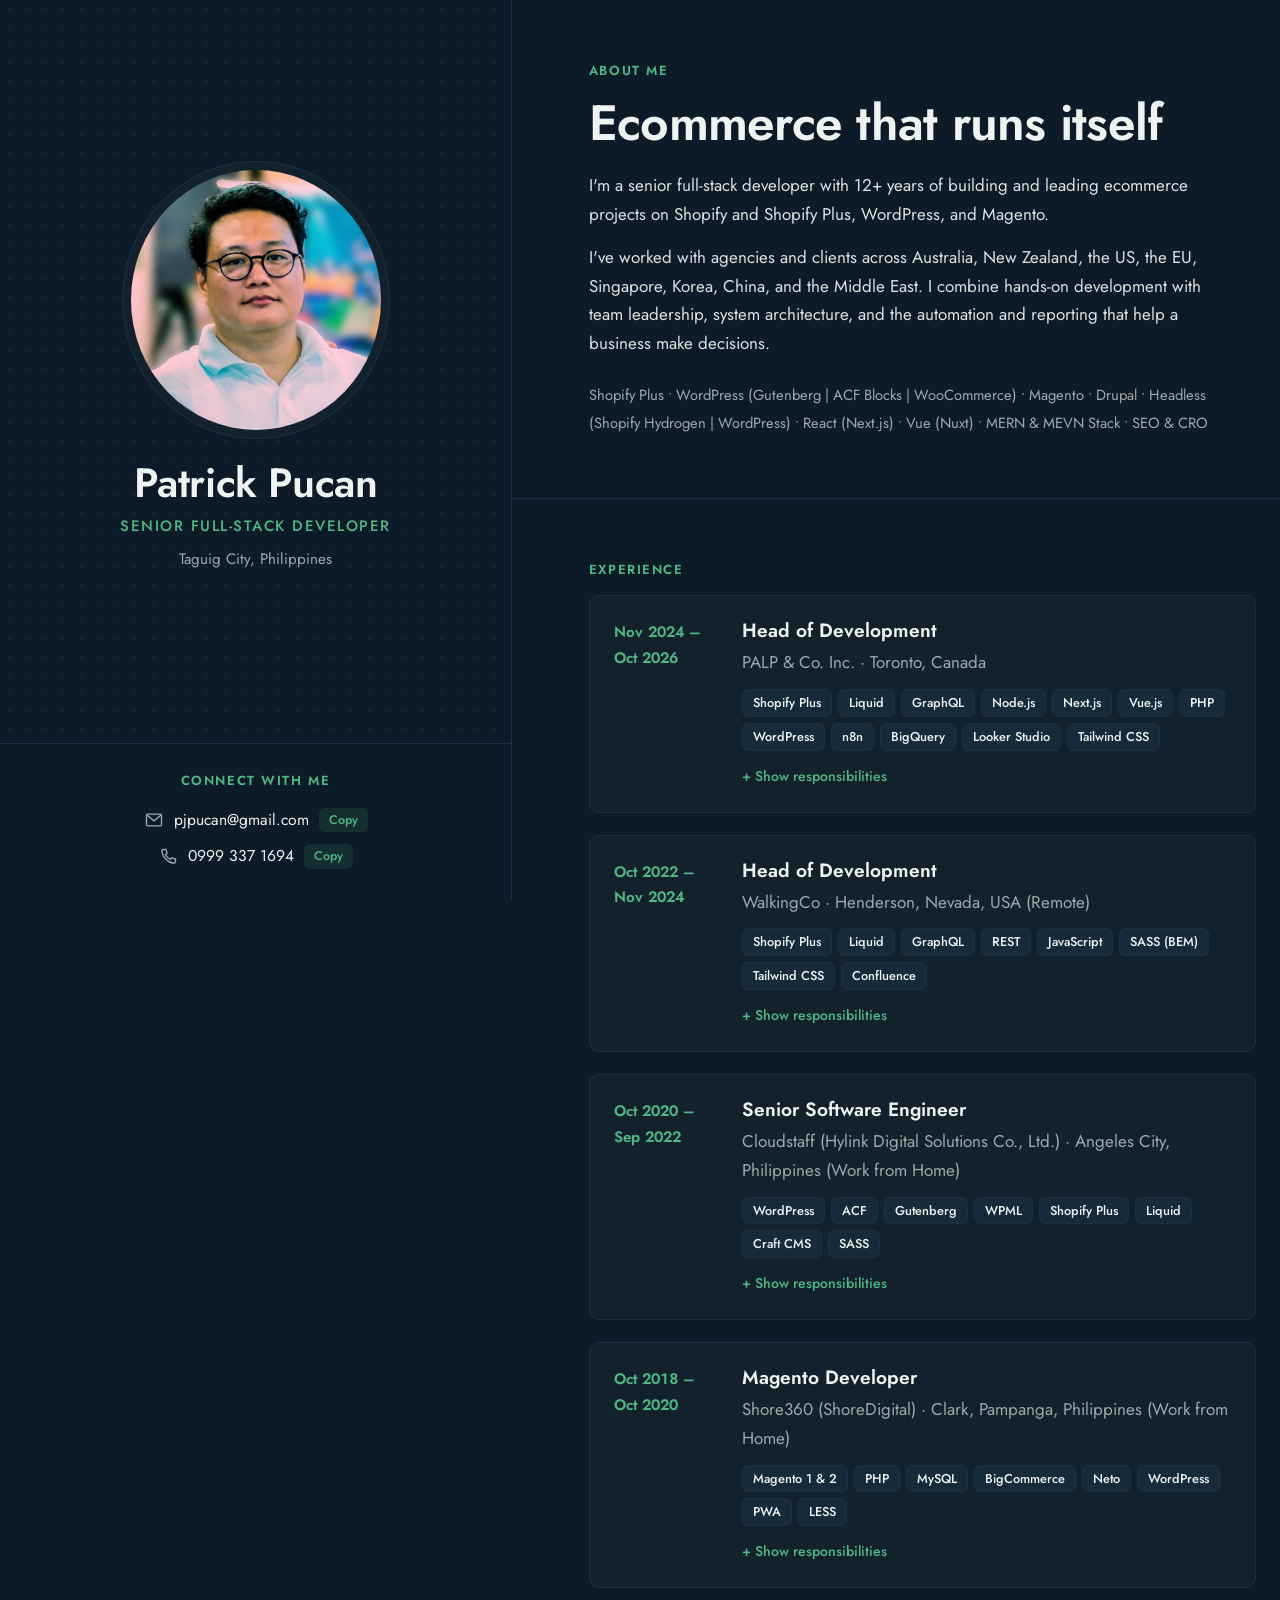
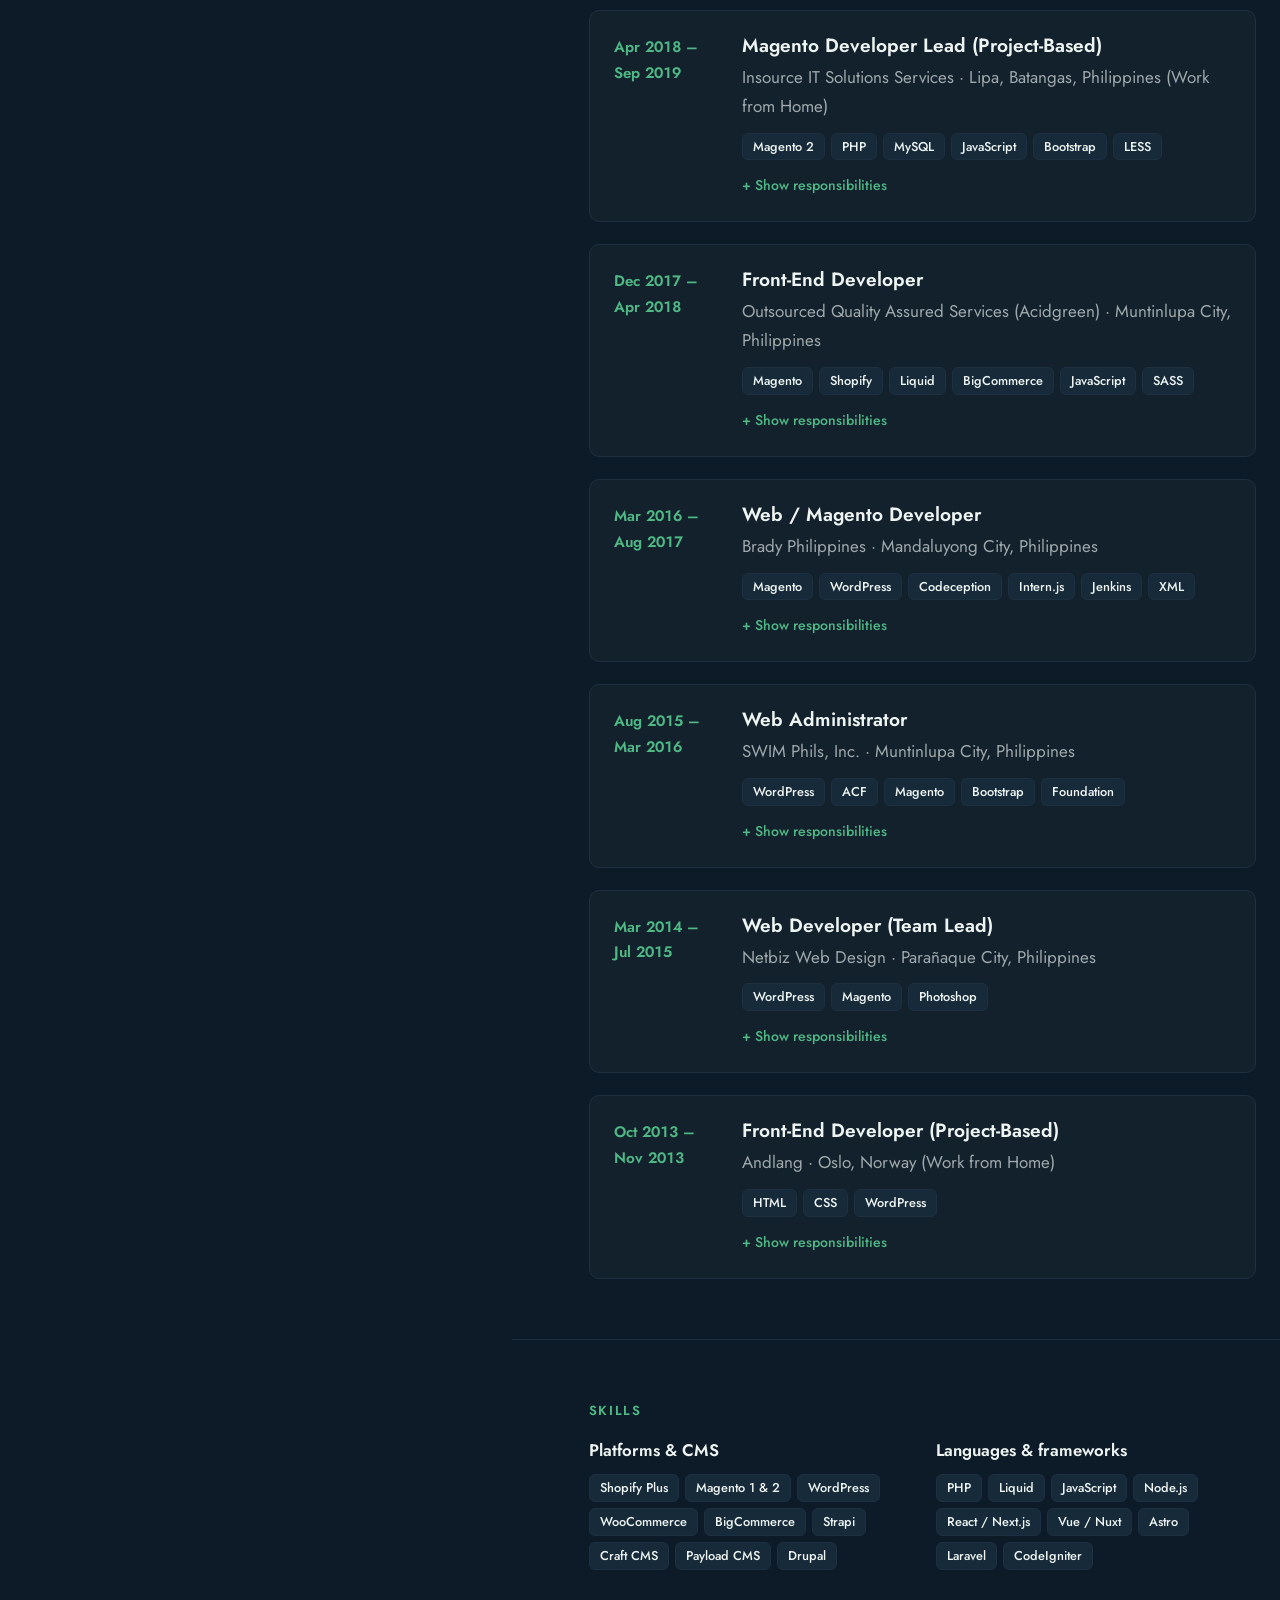
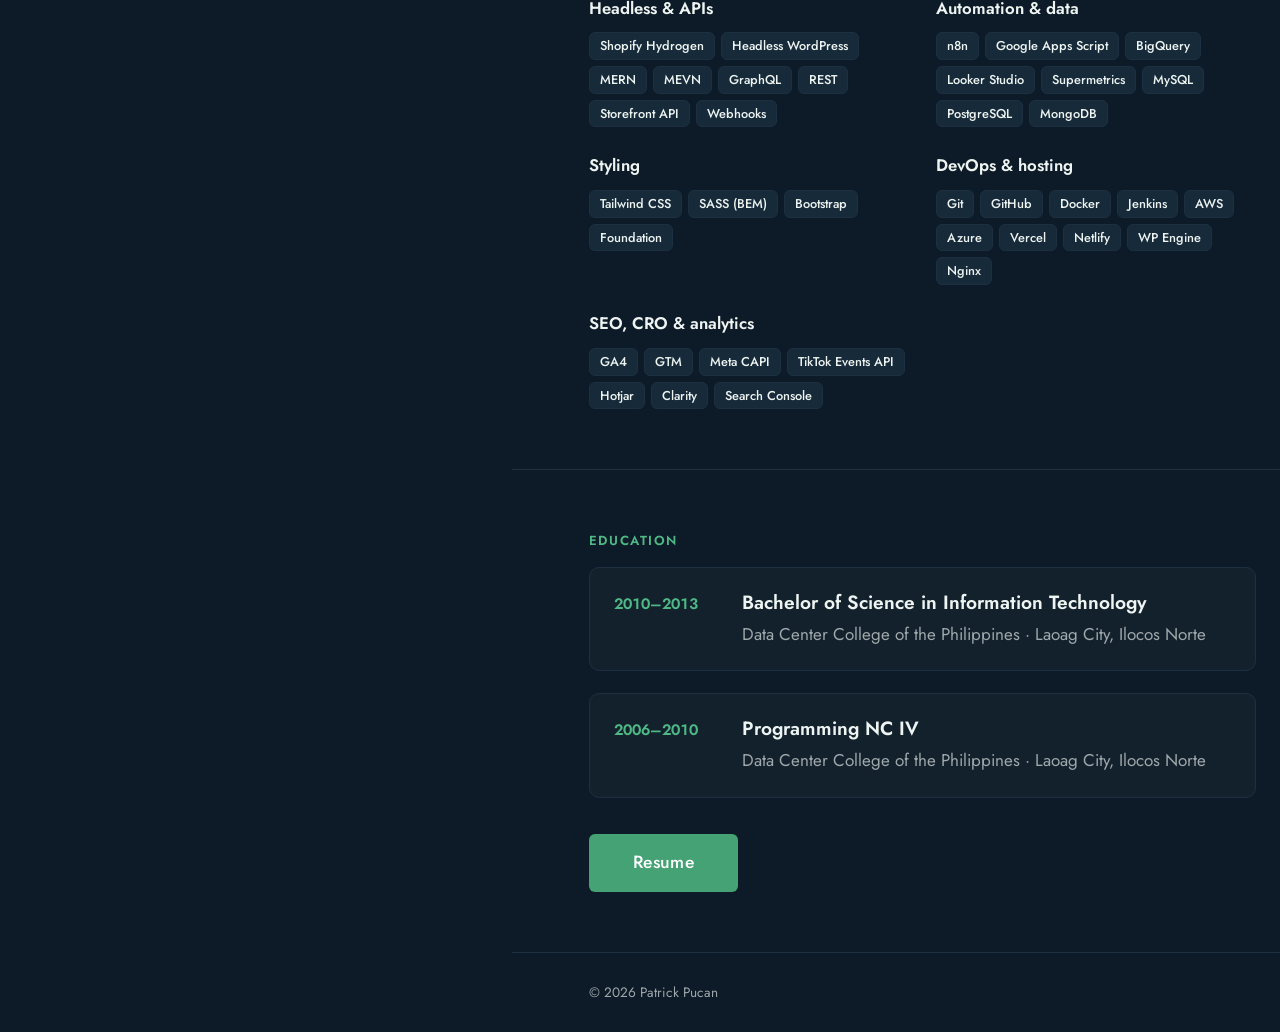
<file: index.html>
<!DOCTYPE html>
<html lang="en">
<head>
  <meta charset="utf-8">
  <meta name="viewport" content="width=device-width, initial-scale=1, viewport-fit=cover">
  <title>Patrick Pucan</title>
  <meta name="description" content="Patrick Pucan, senior full-stack developer and Shopify Plus specialist based in Taguig City, Philippines.">
  <meta name="theme-color" content="#0d1a27">
  <meta property="og:type" content="website">
  <meta property="og:title" content="Patrick Pucan · Senior Full-Stack Developer">
  <meta property="og:description" content="Senior full-stack developer and Shopify Plus specialist with 12+ years in Shopify, WordPress, and Magento.">
  <meta name="twitter:card" content="summary">
  <link rel="icon" href="favicon.svg" type="image/svg+xml">
  <link rel="preconnect" href="https://fonts.googleapis.com">
  <link rel="preconnect" href="https://fonts.gstatic.com" crossorigin>
  <link rel="stylesheet" href="https://fonts.googleapis.com/css2?family=Jost:wght@400;500;600;700&display=swap">
  <link rel="stylesheet" href="style.css">
</head>
<body>
<div class="page">

  <!-- Identity -->
  <aside class="profile">
    <div class="profile-main">
      <img class="avatar" src="profile.jpg" alt="Portrait of Patrick Pucan" width="260" height="260">
      <h1 class="name">Patrick Pucan</h1>
      <p class="role">Senior Full-Stack Developer</p>
      <p class="location">Taguig City, Philippines</p>
    </div>
    <div class="connect">
      <p class="label">Connect with me</p>
      <ul class="contact-list">
        <li class="contact-row">
          <svg viewBox="0 0 24 24" aria-hidden="true"><rect x="3" y="5" width="18" height="14" rx="1.5"/><path d="M3.5 6l8.5 7 8.5-7"/></svg>
          <span class="value">pjpucan@gmail.com</span>
          <button class="copy-btn" type="button" data-copy="pjpucan@gmail.com">Copy</button>
        </li>
        <li class="contact-row">
          <svg viewBox="0 0 24 24" aria-hidden="true"><path d="M6.5 3h3l1.5 4.5-2 1.5a12 12 0 0 0 6 6l1.5-2 4.5 1.5v3a2 2 0 0 1-2 2A17 17 0 0 1 4.5 5a2 2 0 0 1 2-2z"/></svg>
          <span class="value">0999 337 1694</span>
          <button class="copy-btn" type="button" data-copy="09993371694">Copy</button>
        </li>
      </ul>
    </div>
  </aside>

  <!-- Record -->
  <main class="content">

    <section class="section" id="about">
      <div class="section-inner">
        <p class="label">About me</p>
        <h2 class="headline">Ecommerce that runs itself</h2>
        <p class="lead">I'm a senior full-stack developer with 12+ years of building and leading ecommerce projects on Shopify and Shopify Plus, WordPress, and Magento.</p>
        <p class="lead">I've worked with agencies and clients across Australia, New Zealand, the US, the EU, Singapore, Korea, China, and the Middle East. I combine hands-on development with team leadership, system architecture, and the automation and reporting that help a business make decisions.</p>
        <p class="headline-stack">Shopify Plus • WordPress (Gutenberg | ACF Blocks | WooCommerce) • Magento • Drupal • Headless (Shopify Hydrogen | WordPress) • React (Next.js) • Vue (Nuxt) • MERN &amp; MEVN Stack • SEO &amp; CRO</p>
      </div>
    </section>

    <section class="section" id="experience">
      <div class="section-inner">
        <p class="label">Experience</p>
        <ol class="timeline">

          <li class="entry">
            <span class="year">Nov 2024 –<br>Oct 2026</span>
            <div class="entry-body">
              <h3 class="entry-title">Head of Development</h3>
              <p class="entry-org">PALP & Co. Inc. · Toronto, Canada</p>
              <ul class="tags"><li>Shopify Plus</li><li>Liquid</li><li>GraphQL</li><li>Node.js</li><li>Next.js</li><li>Vue.js</li><li>PHP</li><li>WordPress</li><li>n8n</li><li>BigQuery</li><li>Looker Studio</li><li>Tailwind CSS</li></ul>
              <button class="toggle" type="button" aria-expanded="false" aria-controls="d-bfj-digital">Show responsibilities</button>
              <div class="details" id="d-bfj-digital" hidden>
                <h4>Leadership &amp; Project Management</h4>
                <ul>
                  <li>Planned and estimated projects, ran sprint planning, and managed code repositories in Git and GitHub.</li>
                  <li>Led the development team, mentored junior developers, and owned system architecture and deployment.</li>
                  <li>Engaged stakeholders, wrote documentation, and collaborated with design, marketing, and creative teams.</li>
                </ul>
                <h4>Automation &amp; Data Systems</h4>
                <ul>
                  <li>Built the “Automation Brain”, a central data store that powers P&amp;L reporting, dashboards, and alerts.</li>
                  <li>Developed custom Shopify apps using the Admin GraphQL API, bulk operations, webhooks, and ShopifyQL.</li>
                  <li>Synced products, inventory, orders, customers, and discounts, and automated customer segmentation and tagging.</li>
                  <li>Integrated Picqer WMS, TikTok Shop, Meta and TikTok Ads, shipment tracking, and Slack through their APIs.</li>
                  <li>Automated workflows with n8n, Google Apps Script, and Shopify Flow.</li>
                  <li>Set up a BigQuery data warehouse and Looker Studio dashboards for automated daily P&amp;L, KPI reporting, and supply chain and stock alerts.</li>
                </ul>
                <h4>Shopify Development</h4>
                <ul>
                  <li>Migrated Magento and WooCommerce stores to Shopify.</li>
                  <li>Built custom themes and sections from Figma designs using Liquid, schema, metafields, metaobjects, AJAX, and Shopify CLI.</li>
                  <li>Worked with the Storefront, Admin, REST, and GraphQL APIs, headless builds, Checkout Extensibility, and pixel and customer events.</li>
                  <li>Set up stores from scratch, including settings, shipping, and payment gateways, and managed products, collections, and content with Matrixify.</li>
                  <li>Integrated third-party apps such as Klaviyo, Recharge, BOGO, bundles, Gorgias, Loop, Shopify Flow, and payment providers.</li>
                  <li>Front-end stack: HTML5, CSS3, JavaScript (ES6+, Vue.js, Next.js), Liquid, SASS (BEM), Bootstrap, and Tailwind CSS.</li>
                </ul>
                <h4>WordPress Development</h4>
                <ul>
                  <li>Built custom themes with ACF blocks, Gutenberg blocks, block themes, and patterns, and converted Figma designs to WordPress.</li>
                  <li>Developed WooCommerce stores and custom plugins using the REST API, GraphQL, custom post types, and taxonomies.</li>
                  <li>Set up, managed, and supported sites on WP Engine and Local by Flywheel using PHP, JavaScript, SASS, Bootstrap, and Tailwind CSS.</li>
                </ul>
                <h4>Performance, SEO &amp; Analytics</h4>
                <ul>
                  <li>Improved site speed through lazy loading, code splitting, theme audits, and database query optimization.</li>
                  <li>Ran website audits covering code, page speed, load, and plugins, and applied SEO best practices and WCAG accessibility standards.</li>
                  <li>Analyzed user behavior with Hotjar, Clarity, GA, and GTM to optimize UX and track performance.</li>
                  <li>Set up tracking with GA4, GTM, Meta CAPI, TikTok Events API, and UTMs, and supported TikTok Shop, Google Ads, Meta Ads, and Supermetrics.</li>
                  <li>Built channel dashboards (ROAS, MER, nCPA, AOV) and maintained data quality and attribution for CRO.</li>
                </ul>
                <h4>Development Tools</h4>
                <ul>
                  <li>Built internal tools for Figma-to-Shopify and Figma-to-WordPress builds, including a reusable block library, block importer, and JSON data population.</li>
                </ul>
              </div>
            </div>
          </li>
          <li class="entry">
            <span class="year">Oct 2022 –<br>Nov 2024</span>
            <div class="entry-body">
              <h3 class="entry-title">Head of Development</h3>
              <p class="entry-org">WalkingCo · Henderson, Nevada, USA (Remote)</p>
              <ul class="tags"><li>Shopify Plus</li><li>Liquid</li><li>GraphQL</li><li>REST</li><li>JavaScript</li><li>SASS (BEM)</li><li>Tailwind CSS</li><li>Confluence</li></ul>
              <button class="toggle" type="button" aria-expanded="false" aria-controls="d-walkingco">Show responsibilities</button>
              <div class="details" id="d-walkingco" hidden>
                <h4>Project &amp; Team Leadership</h4>
                <ul>
                  <li>Managed projects, the code repository, inventory, and the development team.</li>
                  <li>Owned system architecture, development, and deployment, and engaged stakeholders.</li>
                  <li>Wrote documentation and reports in Confluence, and mentored a junior developer.</li>
                  <li>Took part in planning, design, strategy, campaigns, and promotions.</li>
                </ul>
                <h4>Shopify Development</h4>
                <ul>
                  <li>Converted Figma and Adobe XD designs into working Shopify stores, and created and customized themes.</li>
                  <li>Set up, managed, and supported Shopify stores using Shopify CLI, metafields, metaobjects, AJAX, REST, and GraphQL.</li>
                  <li>Wrote Liquid with schema, objects, tags, and filters, and styled with SASS (BEM), Tailwind CSS, and Bootstrap.</li>
                  <li>Integrated third-party apps and APIs, including Klaviyo, Recharge, Search &amp; Discovery, Gorgias, Loop, Shopify Flow, Shopify Scripts, BOGO, and Matrixify.</li>
                  <li>Implemented Checkout Liquid, one-page checkout, Checkout Extensibility, and pixel and customer events.</li>
                </ul>
                <h4>SEO, CRO &amp; Performance</h4>
                <ul>
                  <li>Optimized code, page speed, and load times.</li>
                  <li>Ran website audits and on-page SEO using Google Analytics and GTM.</li>
                  <li>Analyzed data with Hotjar, Clarity, and GA to improve UX and content.</li>
                </ul>
              </div>
            </div>
          </li>
          <li class="entry">
            <span class="year">Oct 2020 –<br>Sep 2022</span>
            <div class="entry-body">
              <h3 class="entry-title">Senior Software Engineer</h3>
              <p class="entry-org">Cloudstaff (Hylink Digital Solutions Co., Ltd.) · Angeles City, Philippines (Work from Home)</p>
              <ul class="tags"><li>WordPress</li><li>ACF</li><li>Gutenberg</li><li>WPML</li><li>Shopify Plus</li><li>Liquid</li><li>Craft CMS</li><li>SASS</li></ul>
              <button class="toggle" type="button" aria-expanded="false" aria-controls="d-cloudstaff">Show responsibilities</button>
              <div class="details" id="d-cloudstaff" hidden>
                <ul>
                  <li>Served as lead developer, engaging stakeholders and delivering code to SEO specifications.</li>
                  <li>Developed front ends with JavaScript and responsive layouts with Bootstrap and SASS (BEM).</li>
                  <li>Built WordPress custom themes and block themes with ACF, the REST API, and Gutenberg.</li>
                  <li>Set up WPML for website translation and localization.</li>
                  <li>Developed Shopify and Shopify Plus stores with Liquid, and built Craft CMS front ends.</li>
                  <li>Handled SEO and CRO using Hotjar, Clarity, GA, GTM, and on-page optimization.</li>
                </ul>
              </div>
            </div>
          </li>
          <li class="entry">
            <span class="year">Oct 2018 –<br>Oct 2020</span>
            <div class="entry-body">
              <h3 class="entry-title">Magento Developer</h3>
              <p class="entry-org">Shore360 (ShoreDigital) · Clark, Pampanga, Philippines (Work from Home)</p>
              <ul class="tags"><li>Magento 1 &amp; 2</li><li>PHP</li><li>MySQL</li><li>BigCommerce</li><li>Neto</li><li>WordPress</li><li>PWA</li><li>LESS</li></ul>
              <button class="toggle" type="button" aria-expanded="false" aria-controls="d-shore">Show responsibilities</button>
              <div class="details" id="d-shore" hidden>
                <ul>
                  <li>Managed projects, engaged stakeholders, and handled database administration.</li>
                  <li>Served as Magento 1 and 2 front-end and lead developer (Community Edition), including Magento extension integrations.</li>
                  <li>Developed Neto, BigCommerce, and WordPress sites (ACF, custom themes, WooCommerce, REST API, Gutenberg).</li>
                  <li>Built JavaScript front ends, progressive web apps (PWA), and responsive layouts with Bootstrap, LESS, and SASS.</li>
                  <li>Coded to SEO specifications and handled SEO and CRO with GA, GTM, and on-page optimization.</li>
                </ul>
              </div>
            </div>
          </li>
          <li class="entry">
            <span class="year">Apr 2018 –<br>Sep 2019</span>
            <div class="entry-body">
              <h3 class="entry-title">Magento Developer Lead (Project-Based)</h3>
              <p class="entry-org">Insource IT Solutions Services · Lipa, Batangas, Philippines (Work from Home)</p>
              <ul class="tags"><li>Magento 2</li><li>PHP</li><li>MySQL</li><li>JavaScript</li><li>Bootstrap</li><li>LESS</li></ul>
              <button class="toggle" type="button" aria-expanded="false" aria-controls="d-insource">Show responsibilities</button>
              <div class="details" id="d-insource" hidden>
                <ul>
                  <li>Managed projects, repositories, and databases, and engaged stakeholders.</li>
                  <li>Owned system architecture and wireframe design.</li>
                  <li>Led Magento 2 development (Community Edition) and JavaScript front-end development.</li>
                  <li>Built responsive layouts with Bootstrap and LESS to SEO specifications.</li>
                  <li>Handled SEO and CRO with GA, GTM, and on-page optimization.</li>
                </ul>
              </div>
            </div>
          </li>
          <li class="entry">
            <span class="year">Dec 2017 –<br>Apr 2018</span>
            <div class="entry-body">
              <h3 class="entry-title">Front-End Developer</h3>
              <p class="entry-org">Outsourced Quality Assured Services (Acidgreen) · Muntinlupa City, Philippines</p>
              <ul class="tags"><li>Magento</li><li>Shopify</li><li>Liquid</li><li>BigCommerce</li><li>JavaScript</li><li>SASS</li></ul>
              <button class="toggle" type="button" aria-expanded="false" aria-controls="d-outsourced">Show responsibilities</button>
              <div class="details" id="d-outsourced" hidden>
                <ul>
                  <li>Developed JavaScript front ends and coded to SEO specifications.</li>
                  <li>Built Magento, BigCommerce, and Shopify (Liquid) themes.</li>
                  <li>Supported back-end development as a junior back-end developer.</li>
                  <li>Built responsive layouts with Bootstrap and SASS, and engaged stakeholders.</li>
                </ul>
              </div>
            </div>
          </li>
          <li class="entry">
            <span class="year">Mar 2016 –<br>Aug 2017</span>
            <div class="entry-body">
              <h3 class="entry-title">Web / Magento Developer</h3>
              <p class="entry-org">Brady Philippines · Mandaluyong City, Philippines</p>
              <ul class="tags"><li>Magento</li><li>WordPress</li><li>Codeception</li><li>Intern.js</li><li>Jenkins</li><li>XML</li></ul>
              <button class="toggle" type="button" aria-expanded="false" aria-controls="d-brady">Show responsibilities</button>
              <div class="details" id="d-brady" hidden>
                <ul>
                  <li>Developed JavaScript front ends and Magento sites to SEO specifications.</li>
                  <li>Built WordPress custom themes with ACF and the REST API, and responsive layouts with Bootstrap.</li>
                  <li>Supported back-end development as a junior back-end developer.</li>
                  <li>Wrote automated QA tests with Codeception and Intern.js, and deployed with Jenkins.</li>
                  <li>Imported product data from XML, and engaged stakeholders.</li>
                </ul>
              </div>
            </div>
          </li>
          <li class="entry">
            <span class="year">Aug 2015 –<br>Mar 2016</span>
            <div class="entry-body">
              <h3 class="entry-title">Web Administrator</h3>
              <p class="entry-org">SWIM Phils, Inc. · Muntinlupa City, Philippines</p>
              <ul class="tags"><li>WordPress</li><li>ACF</li><li>Magento</li><li>Bootstrap</li><li>Foundation</li></ul>
              <button class="toggle" type="button" aria-expanded="false" aria-controls="d-swim">Show responsibilities</button>
              <div class="details" id="d-swim" hidden>
                <ul>
                  <li>Managed projects and databases, owned system architecture, and engaged stakeholders.</li>
                  <li>Designed and created wireframes.</li>
                  <li>Developed WordPress custom themes (ACF, REST API) and Magento sites to SEO specifications.</li>
                  <li>Built responsive layouts with Bootstrap and Foundation.</li>
                  <li>Handled SEO with GA, GTM, and on-page optimization.</li>
                </ul>
              </div>
            </div>
          </li>
          <li class="entry">
            <span class="year">Mar 2014 –<br>Jul 2015</span>
            <div class="entry-body">
              <h3 class="entry-title">Web Developer (Team Lead)</h3>
              <p class="entry-org">Netbiz Web Design · Parañaque City, Philippines</p>
              <ul class="tags"><li>WordPress</li><li>Magento</li><li>Photoshop</li></ul>
              <button class="toggle" type="button" aria-expanded="false" aria-controls="d-netbiz">Show responsibilities</button>
              <div class="details" id="d-netbiz" hidden>
                <ul>
                  <li>Led the team, managed projects, and engaged stakeholders.</li>
                  <li>Developed WordPress custom themes (REST API) and Magento (Community Edition) sites to SEO specifications.</li>
                  <li>Finalized designs in Adobe Photoshop and built responsive websites.</li>
                  <li>Handled SEO with GA and on-page optimization.</li>
                </ul>
              </div>
            </div>
          </li>
          <li class="entry">
            <span class="year">Oct 2013 –<br>Nov 2013</span>
            <div class="entry-body">
              <h3 class="entry-title">Front-End Developer (Project-Based)</h3>
              <p class="entry-org">Andlang · Oslo, Norway (Work from Home)</p>
              <ul class="tags"><li>HTML</li><li>CSS</li><li>WordPress</li></ul>
              <button class="toggle" type="button" aria-expanded="false" aria-controls="d-andlang">Show responsibilities</button>
              <div class="details" id="d-andlang" hidden>
                <ul>
                  <li>Converted PSD mockups into responsive HTML.</li>
                  <li>Developed a custom WordPress theme.</li>
                  <li>Engaged with the client on requirements and revisions.</li>
                </ul>
              </div>
            </div>
          </li>

        </ol>
      </div>
    </section>

    <section class="section" id="skills">
      <div class="section-inner">
        <p class="label">Skills</p>
        <div class="skills">
          <div class="skill-group"><h3>Platforms &amp; CMS</h3><ul class="tags"><li>Shopify Plus</li><li>Magento 1 &amp; 2</li><li>WordPress</li><li>WooCommerce</li><li>BigCommerce</li><li>Strapi</li><li>Craft CMS</li><li>Payload CMS</li><li>Drupal</li></ul></div>
          <div class="skill-group"><h3>Languages &amp; frameworks</h3><ul class="tags"><li>PHP</li><li>Liquid</li><li>JavaScript</li><li>Node.js</li><li>React / Next.js</li><li>Vue / Nuxt</li><li>Astro</li><li>Laravel</li><li>CodeIgniter</li></ul></div>
          <div class="skill-group"><h3>Headless &amp; APIs</h3><ul class="tags"><li>Shopify Hydrogen</li><li>Headless WordPress</li><li>MERN</li><li>MEVN</li><li>GraphQL</li><li>REST</li><li>Storefront API</li><li>Webhooks</li></ul></div>
          <div class="skill-group"><h3>Automation &amp; data</h3><ul class="tags"><li>n8n</li><li>Google Apps Script</li><li>BigQuery</li><li>Looker Studio</li><li>Supermetrics</li><li>MySQL</li><li>PostgreSQL</li><li>MongoDB</li></ul></div>
          <div class="skill-group"><h3>Styling</h3><ul class="tags"><li>Tailwind CSS</li><li>SASS (BEM)</li><li>Bootstrap</li><li>Foundation</li></ul></div>
          <div class="skill-group"><h3>DevOps &amp; hosting</h3><ul class="tags"><li>Git</li><li>GitHub</li><li>Docker</li><li>Jenkins</li><li>AWS</li><li>Azure</li><li>Vercel</li><li>Netlify</li><li>WP Engine</li><li>Nginx</li></ul></div>
          <div class="skill-group"><h3>SEO, CRO &amp; analytics</h3><ul class="tags"><li>GA4</li><li>GTM</li><li>Meta CAPI</li><li>TikTok Events API</li><li>Hotjar</li><li>Clarity</li><li>Search Console</li></ul></div>
        </div>
      </div>
    </section>

    <section class="section" id="education">
      <div class="section-inner">
        <p class="label">Education</p>
        <ol class="timeline">
          <li class="entry">
            <span class="year">2010–2013</span>
            <div class="entry-body">
              <h3 class="entry-title">Bachelor of Science in Information Technology</h3>
              <p class="entry-org">Data Center College of the Philippines · Laoag City, Ilocos Norte</p>
            </div>
          </li>
          <li class="entry">
            <span class="year">2006–2010</span>
            <div class="entry-body">
              <h3 class="entry-title">Programming NC IV</h3>
              <p class="entry-org">Data Center College of the Philippines · Laoag City, Ilocos Norte</p>
            </div>
          </li>
        </ol>
        <a class="btn" href="resume.pdf" target="_blank" rel="noopener">Resume</a>
      </div>
    </section>

    <footer class="footer">© <span id="year">2026</span> Patrick Pucan</footer>
  </main>
</div>
<script src="script.js"></script>
</body>
</html>
</file>
<file: style.css>
/* Layout: two-panel profile on a dark Jamstack-style ground — fixed identity column left, scrolling record right */
:root {
  color-scheme: dark;
  --bg: #0d1a27;
  --surface: #13212d;
  --surface-2: #172a3a;
  --ink: #edf4f1;
  --muted: #9fa8ab;
  --rule: #1d3042;
  --accent: #4fb985;
  --accent-strong: #44a274;
  --accent-soft: rgba(79, 185, 133, 0.12);
  --dot: rgba(237, 244, 241, 0.06);
  --font: "Jost", "Segoe UI", system-ui, -apple-system, sans-serif;
}

* { box-sizing: border-box; }
html { scroll-behavior: smooth; }
body {
  margin: 0;
  background: var(--bg);
  color: var(--ink);
  font-family: var(--font);
  font-size: 17px;
  line-height: 1.7;
  -webkit-font-smoothing: antialiased;
}
a { color: var(--accent); }
:focus-visible { outline: 2px solid var(--accent); outline-offset: 3px; border-radius: 4px; }

.page {
  display: grid;
  grid-template-columns: minmax(300px, 40%) 1fr;
  min-height: 100vh;
}

/* Left: identity, on a faint dot grid */
.profile {
  position: sticky;
  top: 0;
  height: 100vh;
  display: grid;
  grid-template-rows: 1fr auto;
  border-right: 1px solid var(--rule);
  background-color: var(--bg);
  background-image: radial-gradient(var(--dot) 1.2px, transparent 1.2px);
  background-size: 18px 18px;
}
.profile-main {
  display: flex;
  flex-direction: column;
  align-items: center;
  justify-content: center;
  gap: 8px;
  padding-block: 48px;
  padding-left: max(24px, env(safe-area-inset-left, 0px));
  padding-right: 24px;
  text-align: center;
}
.avatar {
  width: min(250px, 60vw);
  aspect-ratio: 1;
  max-width: 100%;
  border-radius: 50%;
  object-fit: cover;
  object-position: 50% 30%;
  background: var(--surface);
  margin-bottom: 22px;
  box-shadow: 0 0 0 8px var(--surface), 0 0 0 9px var(--rule);
}
.name {
  font-weight: 600;
  font-size: clamp(2rem, 3.2vw, 2.7rem);
  line-height: 1.1;
  letter-spacing: -0.01em;
  color: var(--ink);
  margin: 0;
  text-wrap: balance;
}
.role {
  font-weight: 500;
  font-size: 0.938rem;
  letter-spacing: 0.1em;
  text-transform: uppercase;
  color: var(--accent);
  margin: 0;
}
.location { color: var(--muted); font-size: 0.95rem; margin: 0; }

.connect {
  border-top: 1px solid var(--rule);
  padding-block: 26px 30px;
  padding-left: max(24px, env(safe-area-inset-left, 0px));
  padding-right: 24px;
  text-align: center;
  background: var(--bg);
}
.label {
  font-weight: 600;
  font-size: 0.82rem;
  letter-spacing: 0.12em;
  text-transform: uppercase;
  color: var(--accent);
  margin: 0 0 14px;
}
.contact-list {
  list-style: none;
  margin: 0;
  padding: 0;
  display: grid;
  gap: 10px;
  justify-items: center;
}
.contact-row {
  display: flex;
  align-items: center;
  gap: 10px;
  flex-wrap: wrap;
  justify-content: center;
}
.contact-row svg { width: 20px; height: 20px; fill: none; stroke: var(--muted); stroke-width: 1.6; flex: none; }
.contact-row .value { font-size: 0.98rem; user-select: all; }
.copy-btn {
  font: 500 0.78rem/1 var(--font);
  color: var(--accent);
  background: var(--accent-soft);
  border: 0;
  border-radius: 6px;
  padding: 6px 10px;
  cursor: pointer;
}
.copy-btn:hover { background: rgba(79, 185, 133, 0.2); }

/* Right: record */
.content { min-width: 0; }
.section {
  border-bottom: 1px solid var(--rule);
  padding-block: 60px;
  padding-left: clamp(24px, 6vw, 96px);
  padding-right: max(24px, env(safe-area-inset-right, 0px));
}
.section:last-child { border-bottom: 0; }
.section-inner { max-width: 720px; }
.headline {
  font-weight: 600;
  font-size: clamp(2.1rem, 4.2vw, 3.1rem);
  line-height: 1.1;
  letter-spacing: -0.015em;
  color: var(--ink);
  margin: 0 0 20px;
  text-wrap: balance;
}
.headline .hl, .lead strong { color: var(--accent); font-weight: 500; }
.lead { margin: 0 0 14px; max-width: 62ch; color: var(--ink); opacity: 0.92; }
.headline-stack {
  margin: 24px 0 0;
  font-size: 0.92rem;
  color: var(--muted);
  line-height: 1.9;
}

/* Timeline rows */
.timeline { list-style: none; margin: 0; padding: 0; display: grid; gap: 22px; }
.entry {
  display: grid;
  grid-template-columns: 104px 1fr;
  column-gap: 24px;
  padding: 22px 24px;
  background: var(--surface);
  border: 1px solid var(--rule);
  border-radius: 10px;
}
.year {
  font-weight: 600;
  font-size: 0.95rem;
  color: var(--accent);
  padding-top: 2px;
  font-variant-numeric: tabular-nums;
  white-space: nowrap;
}
.entry-body { min-width: 0; }
.entry-title {
  font-weight: 600;
  font-size: 1.2rem;
  line-height: 1.35;
  margin: 0;
}
.entry-org { margin: 4px 0 0; color: var(--muted); }
.tags { display: flex; flex-wrap: wrap; gap: 6px; margin: 12px 0 0; padding: 0; list-style: none; }
.tags li {
  font-size: 0.8rem;
  font-weight: 500;
  color: var(--ink);
  background: var(--surface-2);
  border: 1px solid var(--rule);
  border-radius: 6px;
  padding: 2px 10px;
}
.toggle {
  margin-top: 14px;
  font: 500 0.88rem/1 var(--font);
  color: var(--accent);
  background: none;
  border: 0;
  padding: 4px 0;
  cursor: pointer;
}
.toggle::before { content: "+ "; }
.toggle[aria-expanded="true"]::before { content: "− "; }
.details { margin-top: 8px; }
.details h4 {
  font-size: 0.8rem;
  font-weight: 600;
  letter-spacing: 0.1em;
  text-transform: uppercase;
  color: var(--muted);
  margin: 18px 0 6px;
}
.details ul { margin: 0; padding-left: 18px; font-size: 15px; }
.details li { margin-bottom: 6px; }
.details li::marker { color: var(--accent); }

/* Skills */
.skills { display: grid; grid-template-columns: repeat(auto-fit, minmax(260px, 1fr)); gap: 24px 28px; }
.skill-group h3 { font-size: 1.05rem; font-weight: 600; margin: 0; }
.skill-group .tags { margin-top: 10px; }

.btn {
  display: inline-block;
  margin-top: 36px;
  font-weight: 500;
  font-size: 1.1rem;
  letter-spacing: 0.02em;
  text-decoration: none;
  color: #ffffff;
  background: var(--accent-strong);
  border-radius: 6px;
  padding: 14px 44px;
  transition: background 0.15s ease;
}
.btn:hover { background: var(--accent); }

.footer {
  padding-block: 28px;
  padding-left: clamp(24px, 6vw, 96px);
  padding-right: max(24px, env(safe-area-inset-right, 0px));
  color: var(--muted);
  font-size: 0.85rem;
}

/* Stack on narrow screens */
@media (max-width: 860px) {
  .page { grid-template-columns: 1fr; }
  .profile { position: static; height: auto; border-right: 0; border-bottom: 1px solid var(--rule); }
  .profile-main, .connect { padding-left: max(16px, env(safe-area-inset-left, 0px)); padding-right: max(16px, env(safe-area-inset-right, 0px)); }
  .section, .footer { padding-left: max(16px, env(safe-area-inset-left, 0px)); padding-right: max(16px, env(safe-area-inset-right, 0px)); }
  .section { padding-block: 44px; }
  .avatar { width: 200px; }
}
@media (max-width: 520px) {
  .entry { grid-template-columns: 1fr; row-gap: 4px; padding: 18px; }
  .btn { padding: 12px 32px; }
}
@media (prefers-reduced-motion: reduce) { html { scroll-behavior: auto; } .btn { transition: none; } }
</file>
